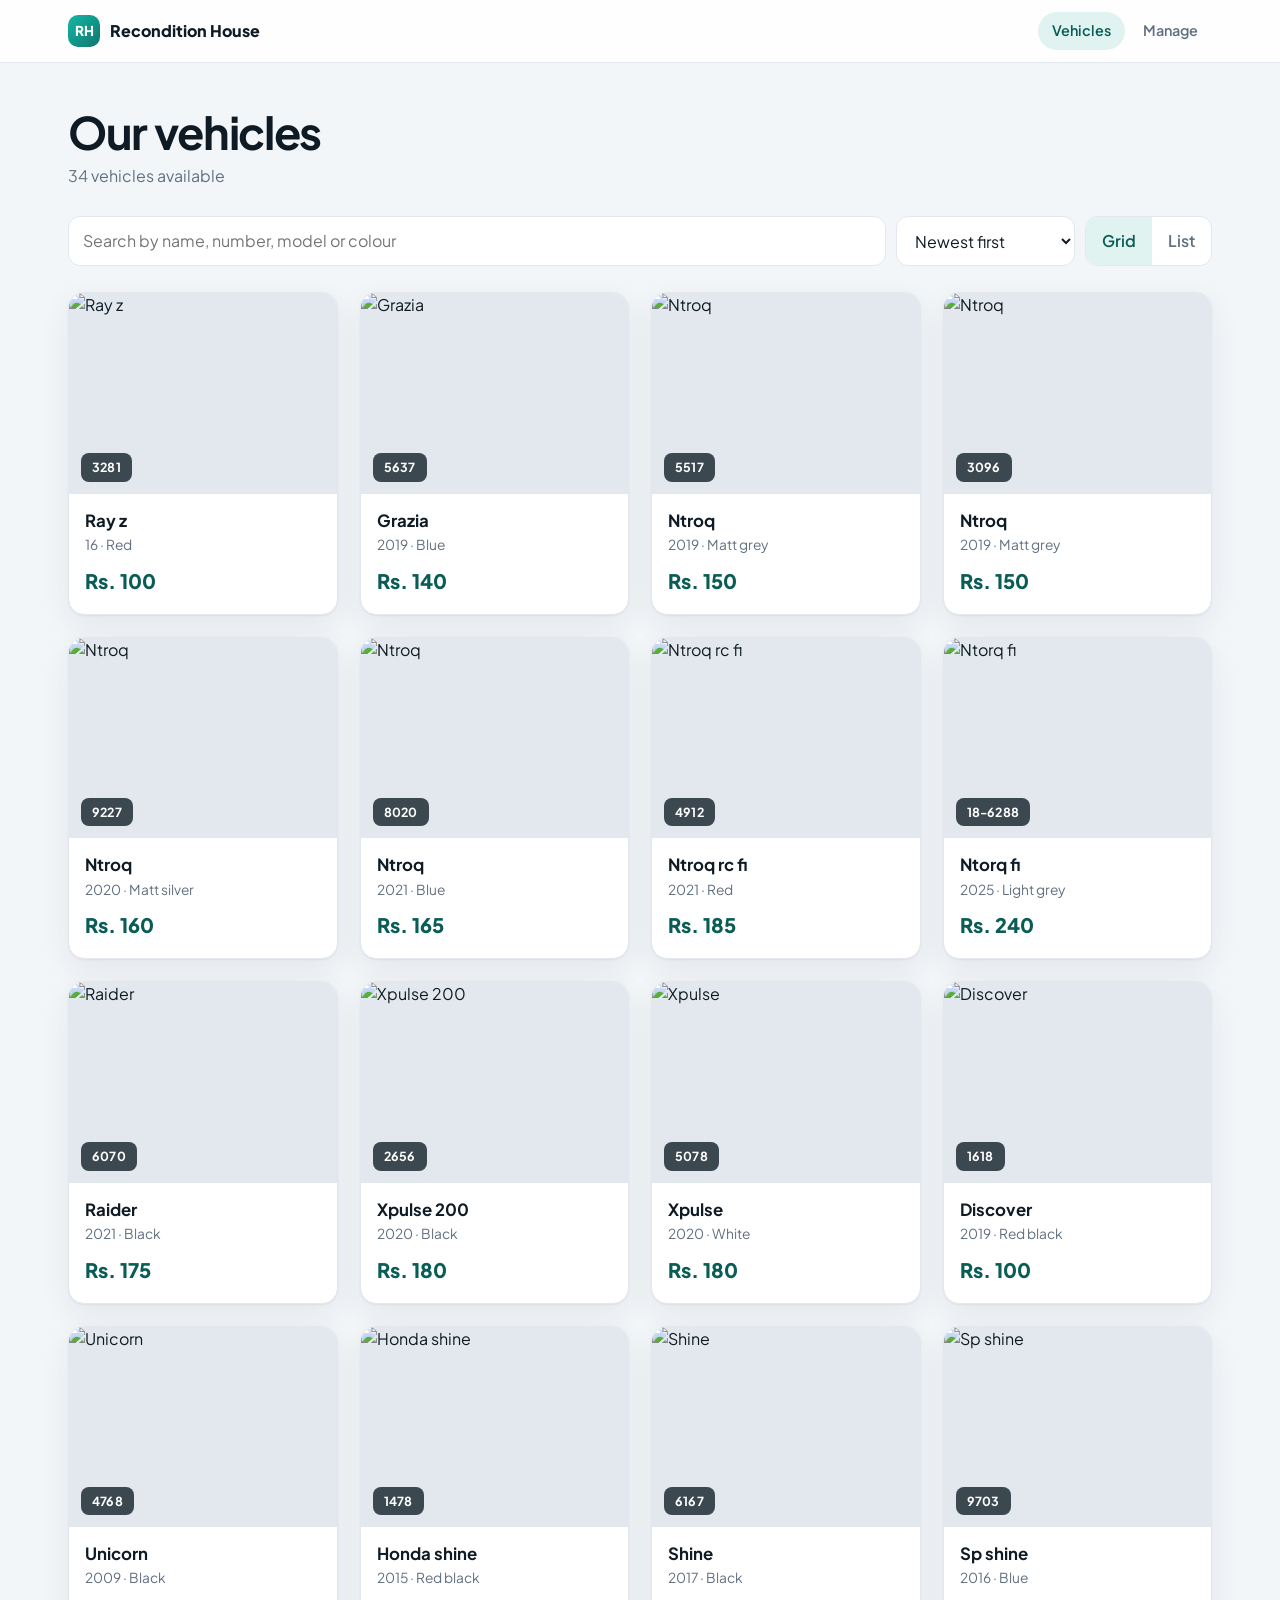
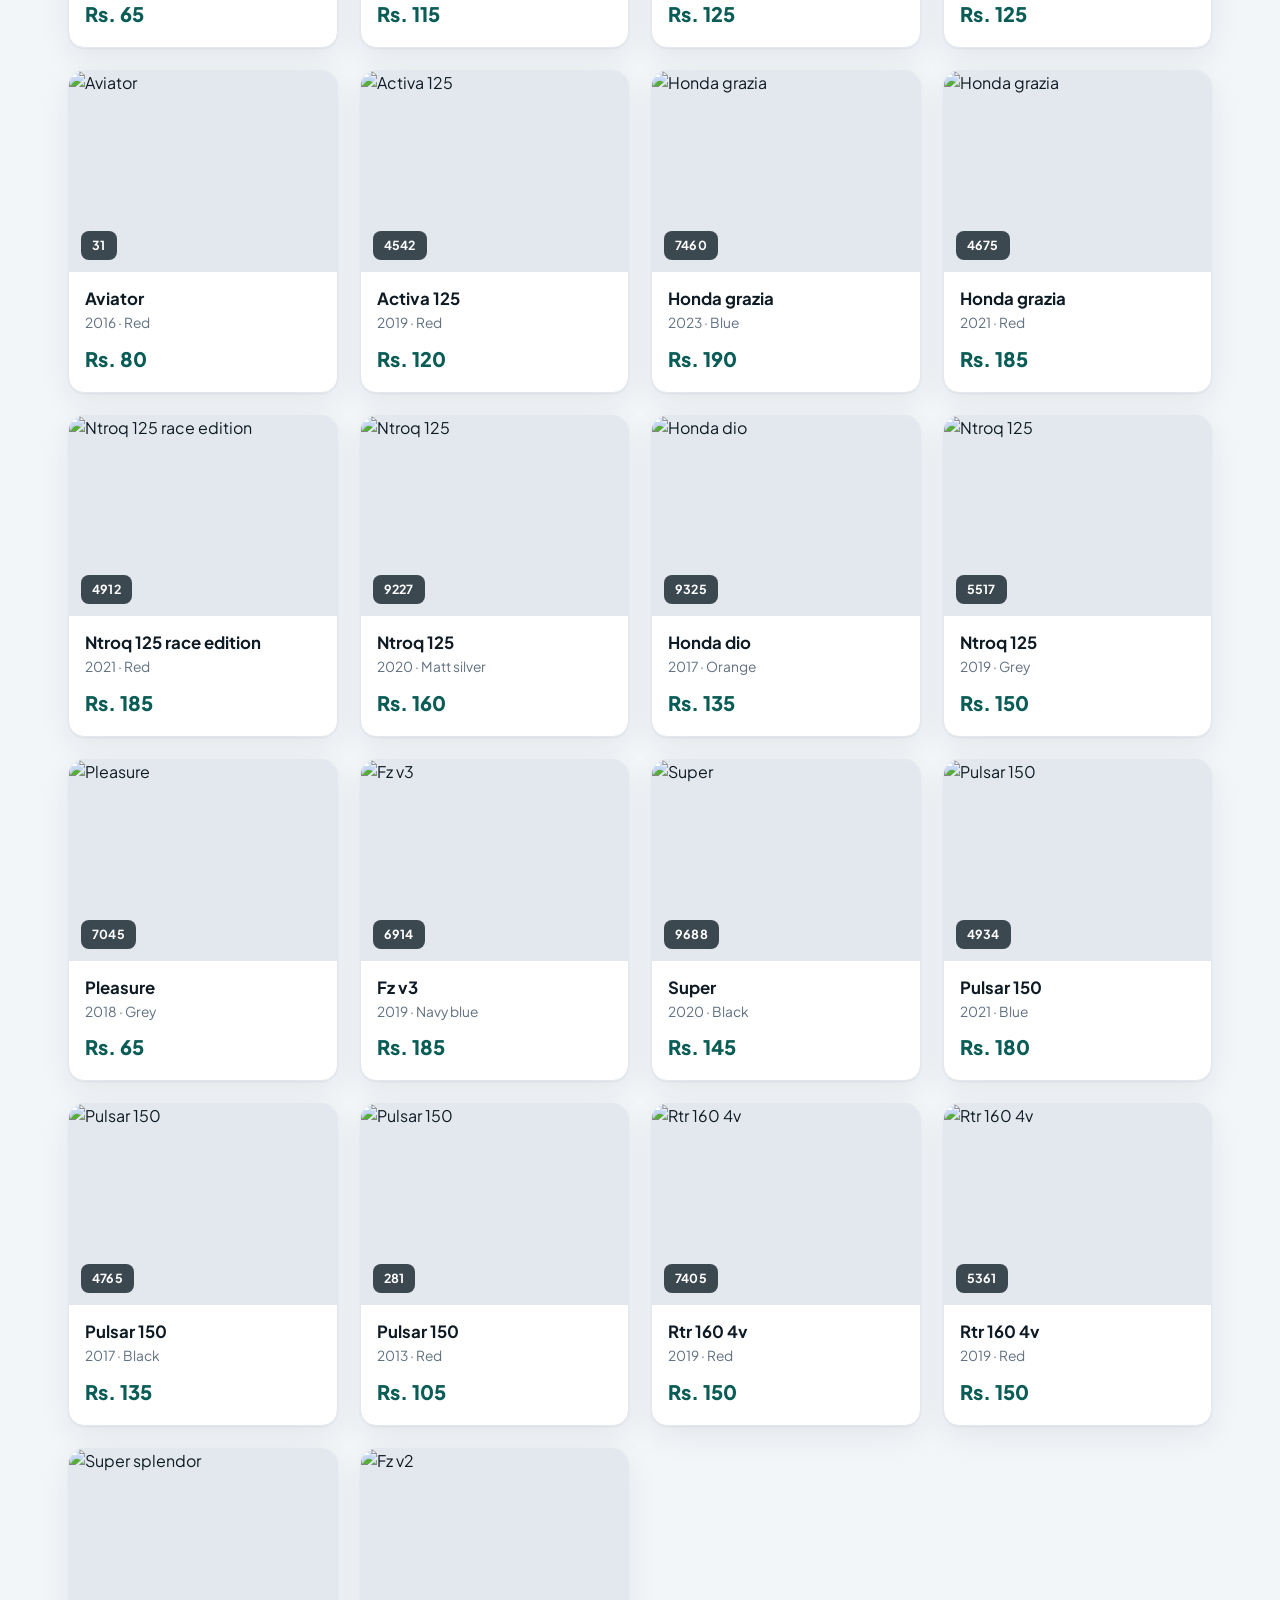
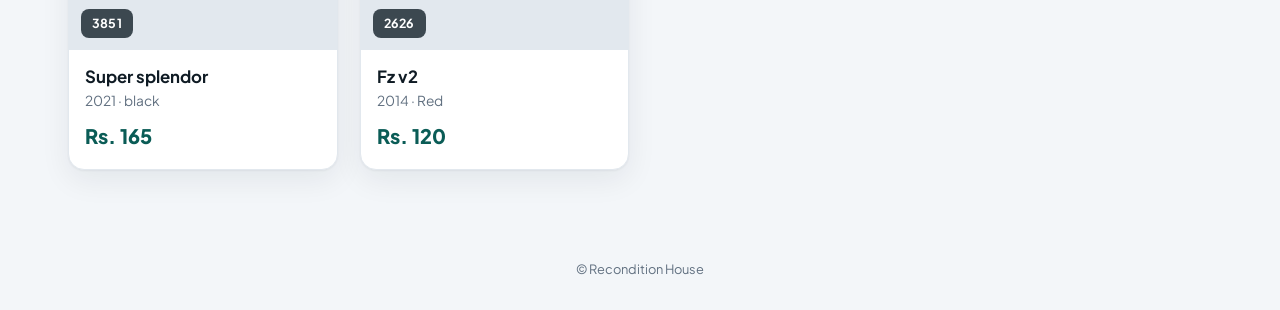
<file: index.html>
<!DOCTYPE html><html lang="en"><head><meta charset="utf-8"><meta name="viewport" content="width=device-width,initial-scale=1"><meta name="theme-color" content="#0f766e"><link rel="preconnect" href="https://fonts.googleapis.com"><link rel="preconnect" href="https://fonts.gstatic.com" crossorigin><link href="https://fonts.googleapis.com/css2?family=Plus+Jakarta+Sans:wght@400;600;700;800&display=swap" rel="stylesheet"><link rel="stylesheet" href="css/style.css"><title>Vehicles | Recondition House</title></head><body>
<header class="top"><div class="wrap"><a class="logo" href="index.html"><i>RH</i><span>Recondition House</span></a><nav><a class="on" href="index.html">Vehicles</a><a href="admin.html">Manage</a></nav></div></header>
<section class="hero"><div class="wrap"><h1>Our vehicles</h1><p id="count">Loading…</p></div></section>
<main class="wrap">
<div class="bar"><input id="q" type="search" placeholder="Search by name, number, model or colour" aria-label="Search vehicles">
<select id="sort" aria-label="Sort"><option value="new">Newest first</option><option value="low">Price: low to high</option><option value="high">Price: high to low</option></select>
<div class="seg"><button id="vg" class="on">Grid</button><button id="vl">List</button></div></div>
<div id="grid" class="grid" aria-live="polite"><div class="empty">Loading vehicles…</div></div>
</main><footer>© Recondition House</footer>
<script src="js/config.js"></script><script src="js/github.js"></script><script src="js/util.js"></script><script src="js/list.js"></script></body></html>
</file>
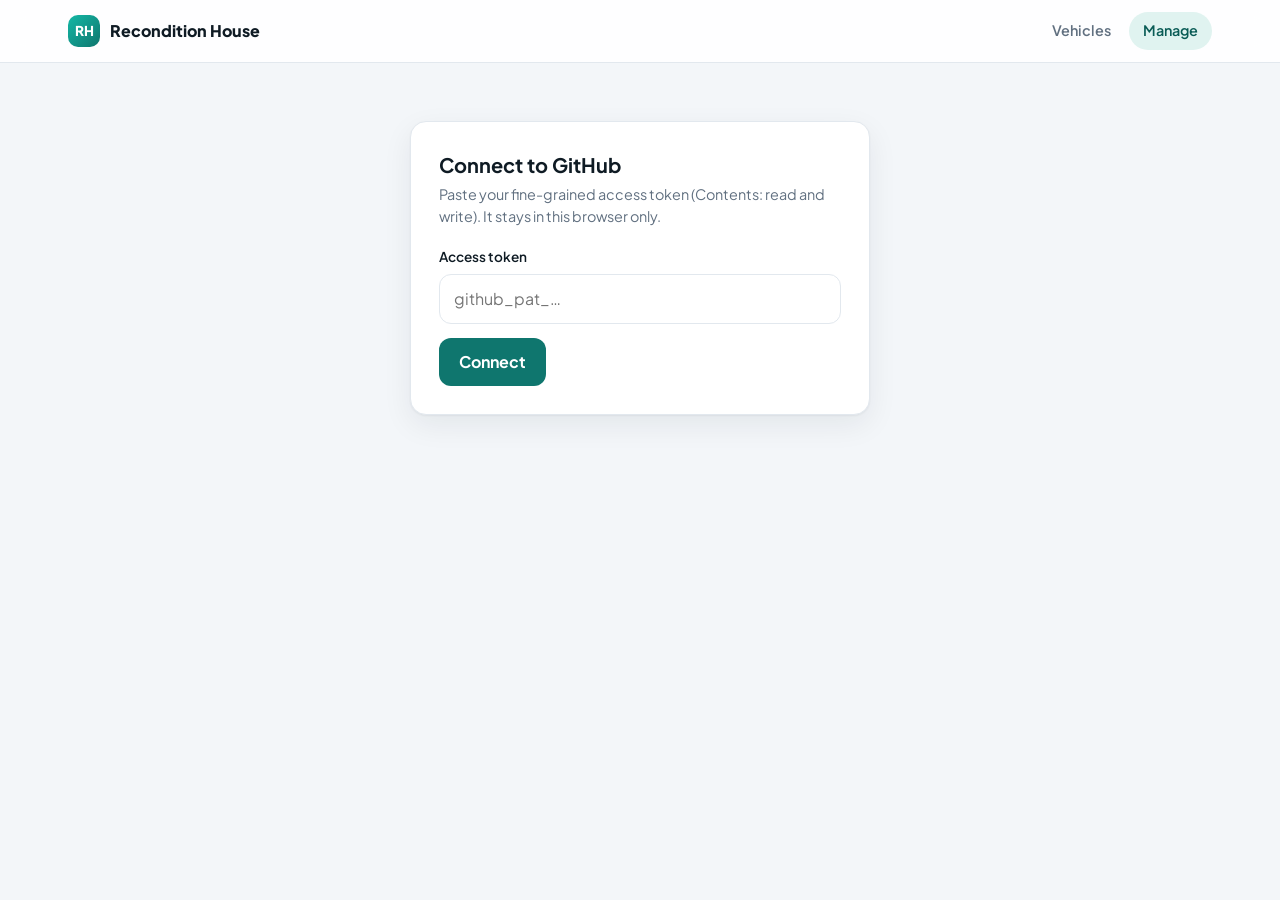
<file: admin.html>
<!DOCTYPE html><html lang="en"><head><meta charset="utf-8"><meta name="viewport" content="width=device-width,initial-scale=1"><meta name="theme-color" content="#0f766e"><link rel="preconnect" href="https://fonts.googleapis.com"><link rel="preconnect" href="https://fonts.gstatic.com" crossorigin><link href="https://fonts.googleapis.com/css2?family=Plus+Jakarta+Sans:wght@400;600;700;800&display=swap" rel="stylesheet"><link rel="stylesheet" href="css/style.css"><title>Manage | Recondition House</title></head><body>
<header class="top"><div class="wrap"><a class="logo" href="index.html"><i>RH</i><span>Recondition House</span></a><nav><a href="index.html">Vehicles</a><a class="on" href="admin.html">Manage</a></nav></div></header>
<main class="wrap" style="padding-top:28px;padding-bottom:40px">
<section class="panel narrow" id="login"><h2>Connect to GitHub</h2><p>Paste your fine-grained access token (Contents: read and write). It stays in this browser only.</p>
<label for="tok">Access token</label><input id="tok" type="password" autocomplete="off" placeholder="github_pat_…"><div style="margin-top:14px"><button class="btn" id="connect">Connect</button></div><div class="msg" id="lmsg"></div></section>
<div id="app" class="split" hidden>
<section class="panel"><h2 id="ftitle">Add a vehicle</h2><p id="fsub">It shows on the Vehicles page right after saving.</p>
<form id="f" class="form" novalidate>
<div class="full"><label for="name">Vehicle name</label><input id="name" required placeholder="Toyota Hilux"></div>
<div><label for="number">Vehicle number</label><input id="number" required placeholder="BA 12 PA 3456"></div>
<div><label for="model">Model</label><input id="model" required placeholder="2019 Revo"></div>
<div><label for="color">Colour</label><input id="color" required placeholder="Pearl white"></div>
<div><label for="price">Price</label><input id="price" type="number" min="0" step="any" required placeholder="3500000"></div>
<div class="full" id="photoField"><label>Photos (up to 5)</label><label class="drop" for="photos"><b>Tap to add photos</b><span>JPG or PNG, resized automatically</span><input id="photos" type="file" accept="image/*" multiple hidden></label><div class="prev" id="prev"></div></div>
<div class="full"><button class="btn wide" id="save" type="submit">Save vehicle</button><button class="btn ghost wide" id="cancel" type="button" hidden style="margin-top:10px">Cancel editing</button><div class="msg" id="msg" role="status"></div></div>
</form></section>
<section class="panel"><h2>Saved vehicles</h2><p>Edit the details or remove a vehicle.</p><div id="rows"></div><button class="btn ghost" id="logout" style="margin-top:16px">Disconnect</button></section>
</div></main>
<script src="js/config.js"></script><script src="js/github.js"></script><script src="js/util.js"></script><script src="js/admin.js"></script></body></html>
</file>
<file: css/style.css>
:root{--bg:#f3f6f9;--surface:#fff;--ink:#0f1b24;--muted:#617080;--line:#e2e8ee;--brand:#0f766e;--brand-d:#0a5c56;--brand-t:#e0f3f0;--danger:#c62f20;--r:16px;
--sh:0 1px 2px rgba(15,27,36,.05),0 10px 30px rgba(15,27,36,.07);--font:"Plus Jakarta Sans",system-ui,-apple-system,"Segoe UI",Roboto,sans-serif}
@media(prefers-color-scheme:dark){:root{--bg:#0b1218;--surface:#141f28;--ink:#e9eff4;--muted:#93a4b3;--line:#23323f;--brand:#2dd4bf;--brand-d:#5eead4;--brand-t:#10312d;--danger:#ff8c7c;--sh:0 10px 30px rgba(0,0,0,.4)}}
*{box-sizing:border-box}html,body{margin:0}
body{font-family:var(--font);background:var(--bg);color:var(--ink);line-height:1.5;-webkit-text-size-adjust:100%}
a{color:inherit}img{max-width:100%;display:block}
:focus-visible{outline:3px solid var(--brand);outline-offset:2px}
.wrap{max-width:1200px;margin:0 auto;padding:0 clamp(14px,4vw,28px)}
header.top{background:color-mix(in srgb,var(--surface) 88%,transparent);backdrop-filter:blur(12px);border-bottom:1px solid var(--line);position:sticky;top:0;z-index:20}
.top .wrap{display:flex;align-items:center;justify-content:space-between;gap:12px;height:62px}
.logo{font-weight:800;text-decoration:none;display:flex;align-items:center;gap:10px;white-space:nowrap}
.logo i{width:32px;height:32px;border-radius:10px;background:linear-gradient(135deg,#14b8a6,#0f766e);display:grid;place-items:center;color:#fff;font-style:normal;font-size:.85rem}
nav{display:flex;gap:4px}nav a{text-decoration:none;color:var(--muted);font-weight:600;padding:8px 14px;border-radius:99px;font-size:.9rem}
nav a:hover,nav a.on{background:var(--brand-t);color:var(--brand-d)}
.hero{padding:44px 0 6px}.hero h1{font-size:clamp(1.9rem,5vw,2.8rem);margin:0;letter-spacing:-.03em;line-height:1.1}
.hero p{color:var(--muted);margin:8px 0 0}
.bar{display:grid;grid-template-columns:1fr auto auto;gap:10px;margin:22px 0 26px}
input,select,textarea,button{font:inherit;color:inherit}
input,select{width:100%;padding:12px 14px;border:1px solid var(--line);border-radius:12px;background:var(--surface);min-height:46px}
input:focus,select:focus{border-color:var(--brand);outline:3px solid var(--brand-t)}
.btn{display:inline-flex;align-items:center;justify-content:center;border:0;border-radius:12px;padding:12px 20px;min-height:46px;font-weight:700;cursor:pointer;background:var(--brand);color:#fff;text-decoration:none;transition:background .15s}
@media(prefers-color-scheme:dark){.btn{color:#04201c}}
.btn:hover{background:var(--brand-d)}.btn:disabled{opacity:.55;cursor:wait}.btn.wide{width:100%}
.btn.ghost{background:var(--surface);color:var(--ink);border:1px solid var(--line)}.btn.ghost:hover{background:var(--brand-t)}
.btn.danger{background:transparent;color:var(--danger);border:1px solid var(--line);padding:8px 14px;min-height:38px}.btn.danger:hover{background:var(--brand-t)}
.seg{display:flex;border:1px solid var(--line);border-radius:12px;overflow:hidden;background:var(--surface)}
.seg button{border:0;background:none;padding:0 16px;cursor:pointer;color:var(--muted);font-weight:600}.seg button.on{background:var(--brand-t);color:var(--brand-d)}
.grid{display:grid;grid-template-columns:repeat(auto-fill,minmax(260px,1fr));gap:22px;padding-bottom:60px}
.card{background:var(--surface);border:1px solid var(--line);border-radius:var(--r);overflow:hidden;box-shadow:var(--sh);cursor:pointer;display:flex;flex-direction:column;text-align:left;padding:0;transition:transform .2s,border-color .2s}
.card:hover{transform:translateY(-3px);border-color:var(--brand)}
.card .ph{aspect-ratio:4/3;background:var(--line);position:relative;overflow:hidden}
.card .ph img{width:100%;height:100%;object-fit:cover}
.tag{position:absolute;left:12px;bottom:12px;font-size:.78rem;font-weight:700;padding:5px 11px;border-radius:8px;background:rgba(15,27,36,.78);color:#fff;letter-spacing:.02em}
.card .bd{padding:14px 16px 18px;display:flex;flex-direction:column;gap:2px}
.card h3{margin:0;font-size:1.05rem}.meta{color:var(--muted);font-size:.86rem}
.price{font-weight:800;font-size:1.25rem;margin-top:8px;color:var(--brand-d)}.price.big{font-size:1.7rem;margin:6px 0 0}
.grid.list{grid-template-columns:1fr;gap:14px}
.grid.list .card{flex-direction:row;align-items:stretch}.grid.list .ph{width:260px;aspect-ratio:4/3;flex:none}
.grid.list .bd{justify-content:center;padding:16px 22px}
.empty{grid-column:1/-1;text-align:center;padding:64px 20px;color:var(--muted);background:var(--surface);border:1px dashed var(--line);border-radius:var(--r)}
dialog{border:0;border-radius:20px;padding:0;max-width:760px;width:calc(100% - 24px);background:var(--surface);color:var(--ink);box-shadow:0 30px 80px rgba(0,0,0,.4);max-height:92vh;overflow:auto}
dialog::backdrop{background:rgba(8,14,19,.65);backdrop-filter:blur(3px)}
.dl-main{aspect-ratio:16/10;background:var(--line)}.dl-main img{width:100%;height:100%;object-fit:cover}
.thumbs{display:flex;gap:8px;padding:12px 22px 0;overflow-x:auto}.thumbs img{width:68px;height:50px;object-fit:cover;border-radius:8px;cursor:pointer;opacity:.55;border:2px solid transparent;flex:none}.thumbs img.on{opacity:1;border-color:var(--brand)}
.dl-body{padding:18px 22px 26px}.dl-body h2{margin:0;font-size:1.5rem}
.spec{display:grid;grid-template-columns:repeat(auto-fit,minmax(150px,1fr));gap:10px;margin-top:16px}
.spec div{background:var(--bg);border-radius:12px;padding:12px 14px;font-size:.82rem;color:var(--muted)}.spec b{display:block;color:var(--ink);font-size:1rem;margin-top:2px}
.close{position:sticky;float:right;top:12px;margin:12px 12px -50px 0;width:40px;height:40px;border-radius:50%;border:0;background:rgba(0,0,0,.62);color:#fff;font-size:1.1rem;cursor:pointer;z-index:2}
.panel{background:var(--surface);border:1px solid var(--line);border-radius:var(--r);padding:clamp(18px,3vw,28px);box-shadow:var(--sh)}
.panel.narrow{max-width:460px;margin:30px auto}
.panel h2{margin:0 0 4px;font-size:1.25rem}.panel>p{margin:0 0 20px;color:var(--muted);font-size:.9rem}
.split{display:grid;grid-template-columns:minmax(0,1.1fr) minmax(0,.9fr);gap:24px;align-items:start}
.form{display:grid;grid-template-columns:1fr 1fr;gap:16px}.form .full{grid-column:1/-1}
label{font-weight:600;font-size:.85rem;display:block;margin-bottom:6px}
.drop{border:2px dashed var(--line);border-radius:14px;padding:26px 16px;text-align:center;color:var(--muted);cursor:pointer;font-weight:400;display:block;background:var(--bg)}
.drop b{display:block;color:var(--brand-d);font-size:1rem}.drop:hover{border-color:var(--brand)}
.prev{display:flex;gap:10px;flex-wrap:wrap;margin-top:12px}.prev img{width:76px;height:58px;object-fit:cover;border-radius:10px}
.msg{padding:12px 14px;border-radius:12px;font-size:.9rem;margin-top:14px;display:none}.msg.ok{display:block;background:var(--brand-t);color:var(--brand-d)}.msg.err{display:block;background:#fdecea;color:#a52a1d}
.row{display:flex;gap:14px;align-items:center;padding:12px 0;border-top:1px solid var(--line)}.row:first-child{border-top:0;padding-top:0}
.row img{width:72px;height:54px;object-fit:cover;border-radius:10px;flex:none;background:var(--line)}.row .grow{flex:1;min-width:0}.row .grow b,.row .grow span{display:block;overflow:hidden;text-overflow:ellipsis;white-space:nowrap}
footer{color:var(--muted);text-align:center;font-size:.8rem;padding:30px 0}
[hidden]{display:none!important}
@media(max-width:900px){.split{grid-template-columns:1fr}}
@media(max-width:640px){.bar{grid-template-columns:1fr auto}.bar input{grid-column:1/-1}.form{grid-template-columns:1fr}.grid{grid-template-columns:repeat(auto-fill,minmax(160px,1fr));gap:14px}
.card .bd{padding:12px}.card h3{font-size:.95rem}.price{font-size:1.05rem}.grid.list{grid-template-columns:1fr}.grid.list .card{flex-direction:column}.grid.list .ph{width:100%}nav a{padding:8px 11px}.logo span{display:none}}
@media(prefers-reduced-motion:reduce){*{transition:none!important}}
/* --- v3: full-photo display, vehicle page, edit buttons --- */
a.card{text-decoration:none;color:inherit}
.ph{background:var(--line)}
.ph::before,.stage::before{content:"";position:absolute;inset:0;background:var(--bg-img) center/cover;filter:blur(18px) saturate(1.2);transform:scale(1.2);opacity:.85}
.card .ph img{position:relative;object-fit:contain}
.back{display:inline-block;margin-bottom:16px;color:var(--muted);text-decoration:none;font-weight:600}.back:hover{color:var(--brand-d)}
.vgrid{display:grid;grid-template-columns:minmax(0,1.35fr) minmax(0,.9fr);gap:24px;align-items:start}
.stage{position:relative;overflow:hidden;border-radius:var(--r);background:var(--line);aspect-ratio:4/3;max-height:75vh;width:100%;box-shadow:var(--sh)}
.stage img#big{position:relative;width:100%;height:100%;object-fit:contain}
.nv{position:absolute;top:50%;transform:translateY(-50%);width:44px;height:44px;border-radius:50%;border:0;background:rgba(0,0,0,.55);color:#fff;font-size:1.6rem;line-height:1;cursor:pointer;z-index:2}
.nv.prev{left:12px}.nv.next{right:12px}.nv:hover{background:rgba(0,0,0,.75)}
.cnt{position:absolute;right:12px;bottom:12px;z-index:2;background:rgba(0,0,0,.6);color:#fff;font-size:.78rem;font-weight:700;padding:4px 10px;border-radius:99px}
.thumbs.vt{padding:14px 0 0}.thumbs.vt img{width:88px;height:66px}
.tag.static{position:static;display:inline-block}
.vname{margin:12px 0 0;font-size:clamp(1.5rem,3.5vw,2rem);letter-spacing:-.02em;line-height:1.15}
.acts{display:flex;gap:8px}.btn.sm{padding:8px 16px;min-height:38px}
@media(max-width:900px){.vgrid{grid-template-columns:1fr}}
@media(max-width:480px){.row{flex-wrap:wrap}.acts{width:100%}.acts .btn{flex:1}}
</file>
